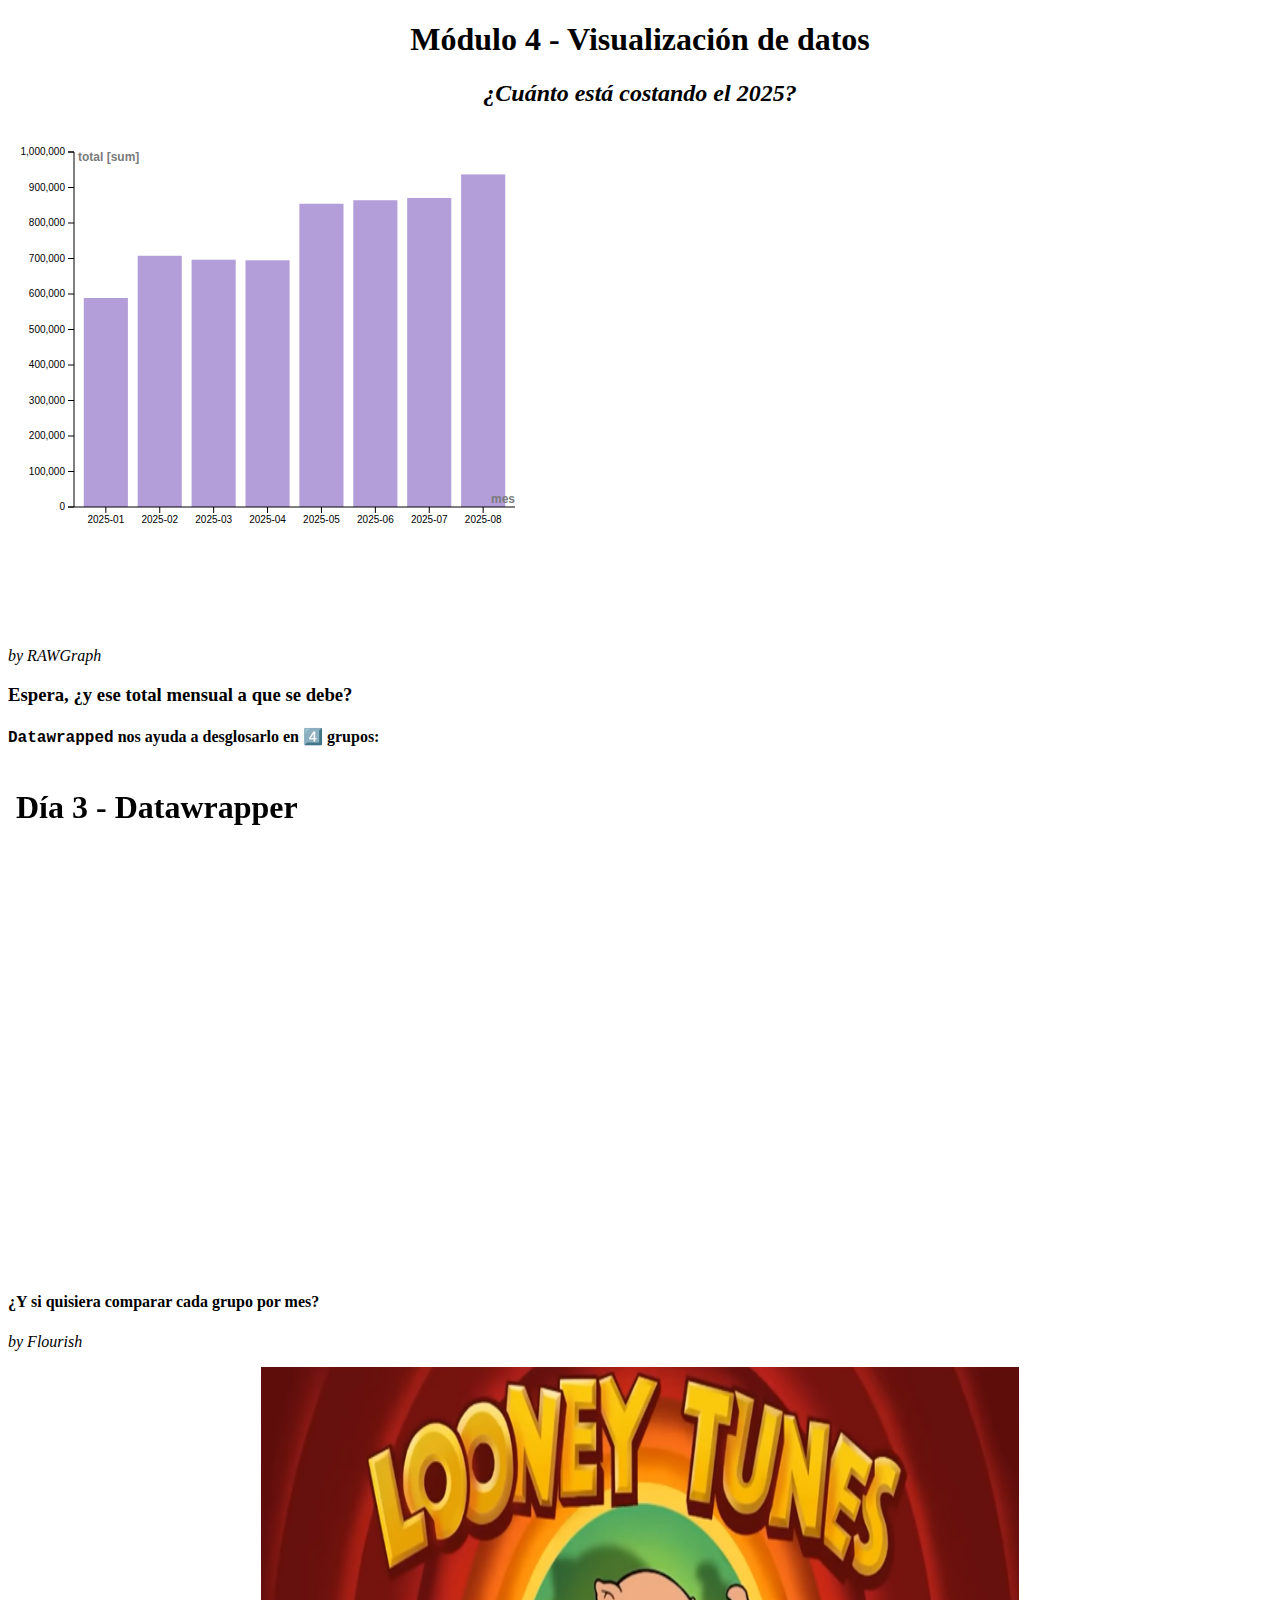
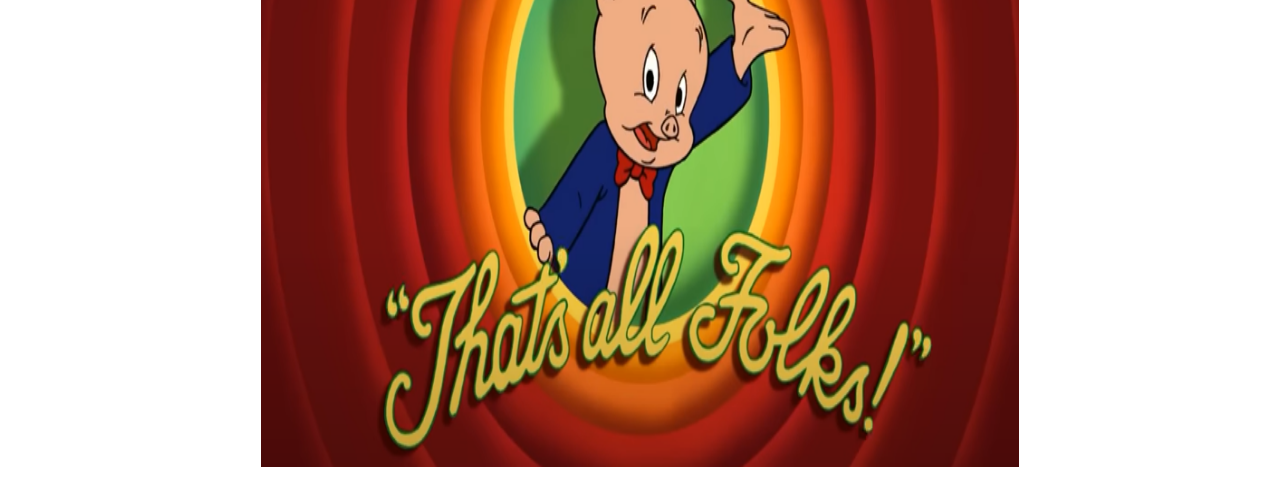
<file: index.html>
<!DOCTYPE html>
<html lang="es">
<head>
  <meta charset="utf-8">
  <meta name="viewport" content="width=device-width, initial-scale=1">
  <title>Evolutivo mód. 4</title>
</head>
<body>
  <div style="text-align: center;"><h1>Módulo 4 - <span style="cursiva;">Visualización de datos</h1></div>
  <div style="text-align: center;"><h2><i>¿Cuánto está costando el 2025?</i></h2></div>
    <div style="text-align: center;"><object data="https://crached.github.io/infovis/gastos_total.svg" type="image/svg+xml" width="100%" height="500px"></object></div>
    <p><i>by RAWGraph</i></p>
  
  <h3>Espera, ¿y ese total mensual a que se debe?</h3>
  <h4><span style="font-family: comic sans, monospace;">Datawrapped</span> nos ayuda a desglosarlo en 4️⃣ grupos:</h4>
  <iframe src="https://crached.github.io/infovis/datawrapper.html" width="100%" height="500px" frameborder="0"></iframe>
  
  <h4>¿Y si quisiera comparar cada grupo por mes?</h4>
  <div class="flourish-embed flourish-pictogram" data-src="visualisation/24708003">
    <script src="https://public.flourish.studio/resources/embed.js"></script></div>
  <p><i>by Flourish</i></p>

  <div style="text-align: center;"><img src="https://crached.github.io/infovis/thatsall.png" alt="Imagen" width="60%" height="700px"></div>
</body>
</html>
</file>
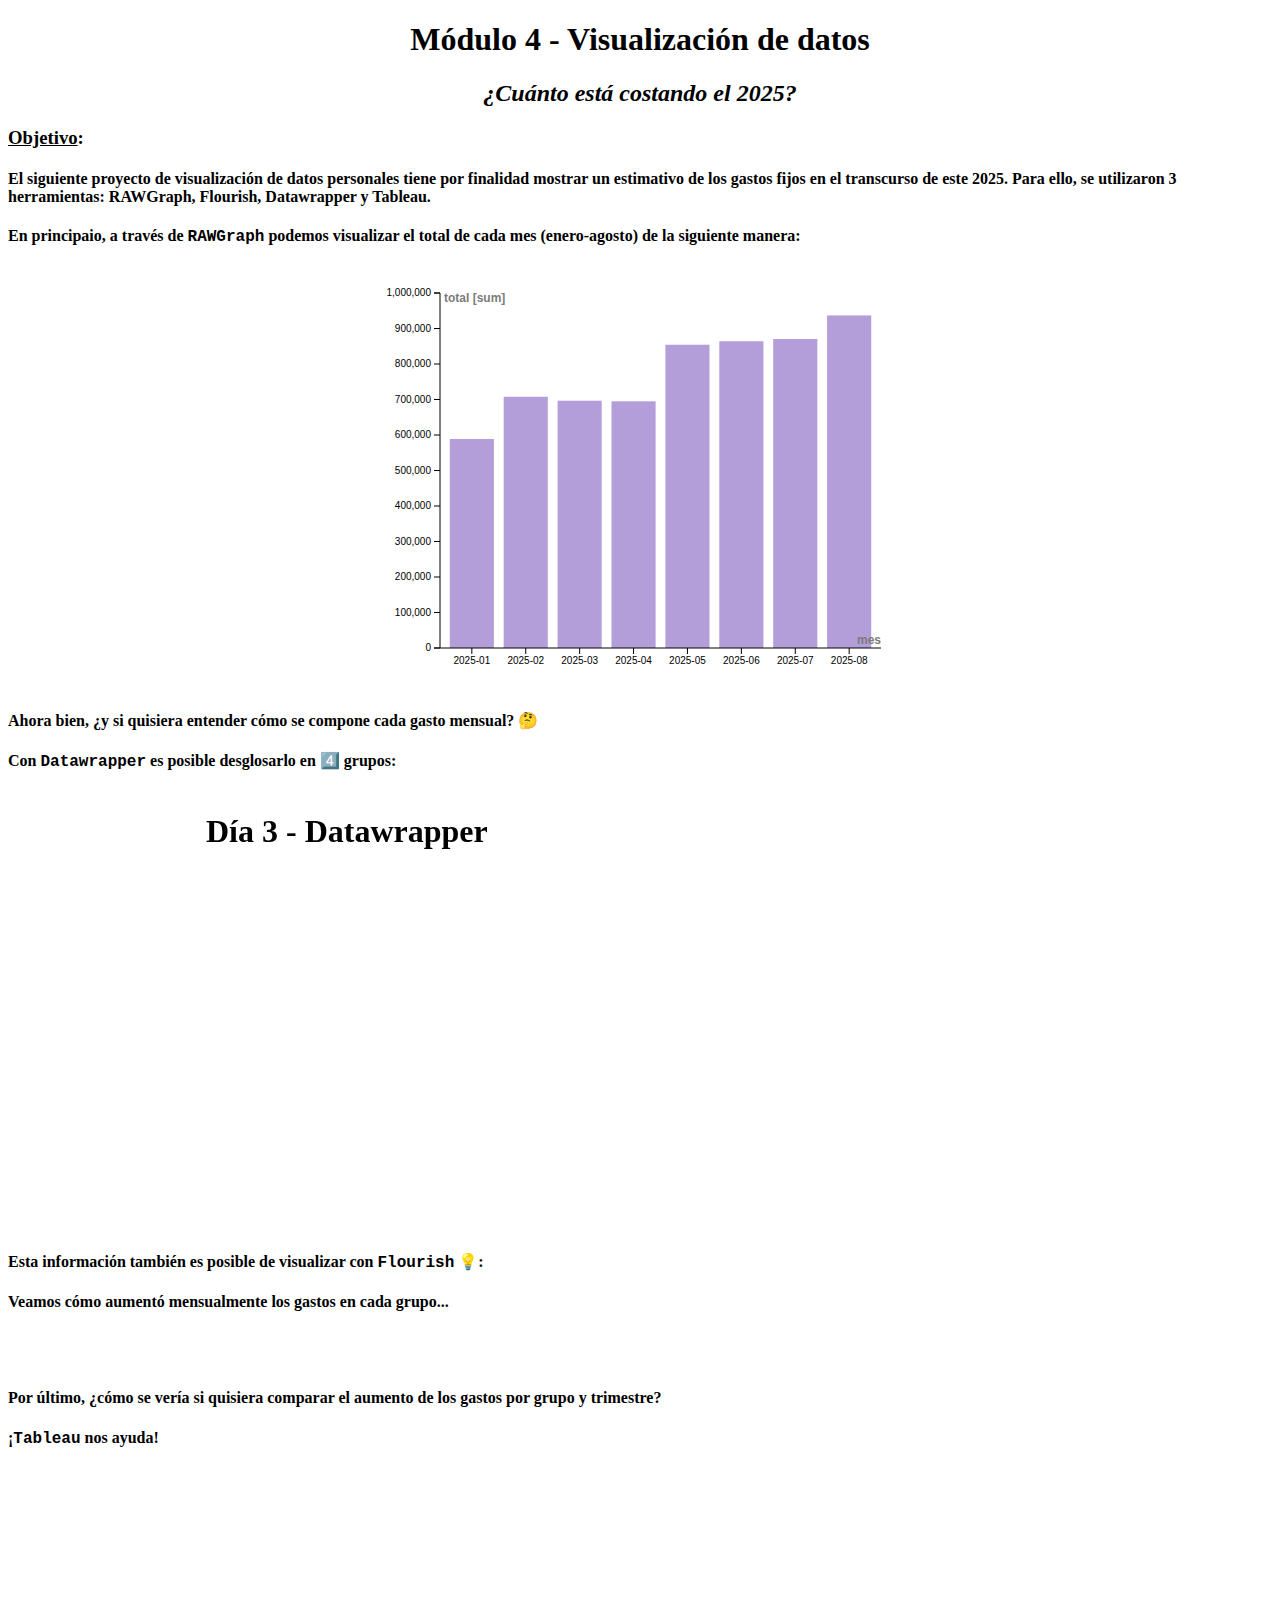
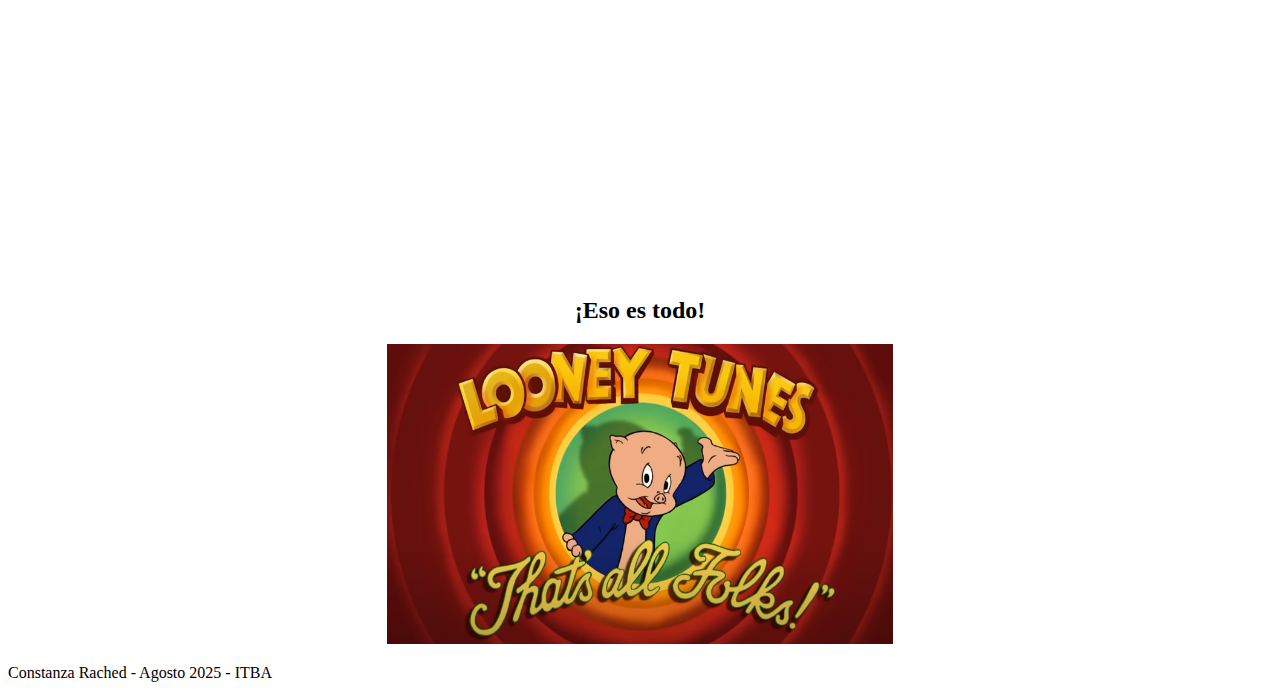
<file: nuevo.html>
<!DOCTYPE html>
<html lang="es">
<head>
  <title>Evolutivo mód. 4</title>
</head>
<body>
  <div style="text-align: center;"><h1>Módulo 4 - <span style="cursiva;">Visualización de datos</h1></div>
  <div style="text-align: center;"><h2><i>¿Cuánto está costando el 2025?</i></h2></div>
  <h3><u>Objetivo</u>:</h3>
  <h4>El siguiente proyecto de visualización de datos personales tiene por finalidad mostrar un estimativo de los gastos fijos en el transcurso de este 2025.
    Para ello, se utilizaron 3 herramientas: RAWGraph, Flourish, Datawrapper y Tableau.</h4>
  <h4>En principaio, a través de <span style="font-family: comic sans, monospace;">RAWGraph</span> podemos visualizar el total de cada mes (enero-agosto) de la siguiente manera:</h4>
  <div style="text-align: center;"><object data="gastos_total.svg" type="image/svg+xml"></object></div>

  <br>
  
  <h4>Ahora bien, ¿y si quisiera entender cómo se compone cada gasto mensual? 🤔</h4>
  <h4>Con <span style="font-family: comic sans, monospace;">Datawrapper</span> es posible desglosarlo en 4️⃣ grupos:</h4>
  <div style="text-align: center;"><iframe src="https://crached.github.io/infovis/datawrapper.html" width="70%" height="400px" frameborder="0"></iframe></div>
  <p></p>

  <br>
  
  <h4>Esta información también es posible de visualizar con <span style="font-family: comic sans, monospace;">Flourish</span> 💡:</h4>
  <h4>Veamos cómo aumentó mensualmente los gastos en cada grupo...</h4>
  
  <br>
  
<div class="flourish-embed flourish-pictogram" data-src="visualisation/24708003" style="max-width: 800px; margin: auto; transform: scale(0.9); transform-origin: top;">
  <script src="https://public.flourish.studio/resources/embed.js"></script></div>
 
  <br>
  <h4>Por último, ¿cómo se vería si quisiera comparar el aumento de los gastos por grupo y trimestre?</h4>
  <h4>¡<span style="font-family: comic sans, monospace;">Tableau</span> nos ayuda!</h4>

    <div style="text-align: center;"><iframe src="https://crached.github.io/infovis/gastos_tableau.html" width="70%" height="370px" frameborder="0"></iframe></div>
  <p></p> 

  <br>
  <div style="text-align: center;"><h2>¡Eso es todo!</h2></div>
  <div style="text-align: center;">
    <img src="https://crached.github.io/infovis/thatsall.png" alt="Imagen" width="40%" height="300px">
</div>
    <footer>
    <p>Constanza Rached - Agosto 2025 - ITBA</p>
  </footer>

</body>
</html>
</file>
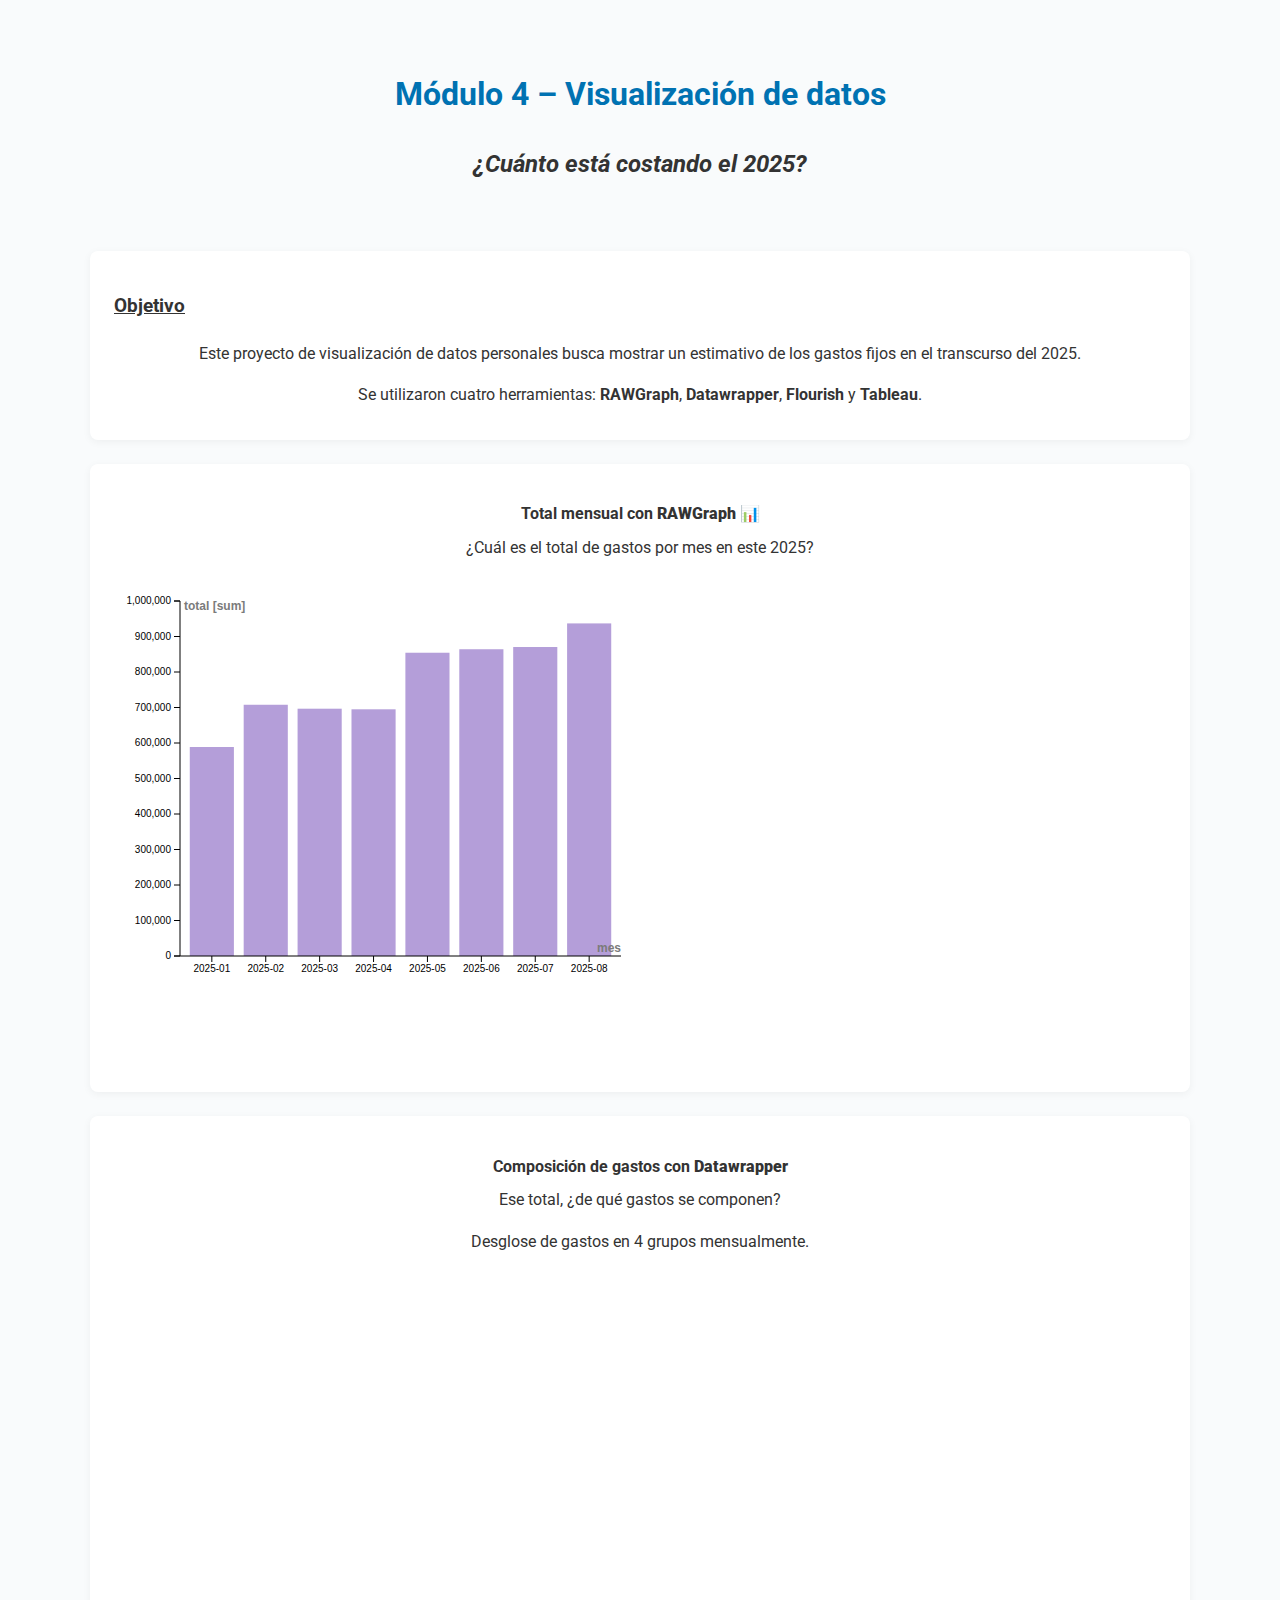
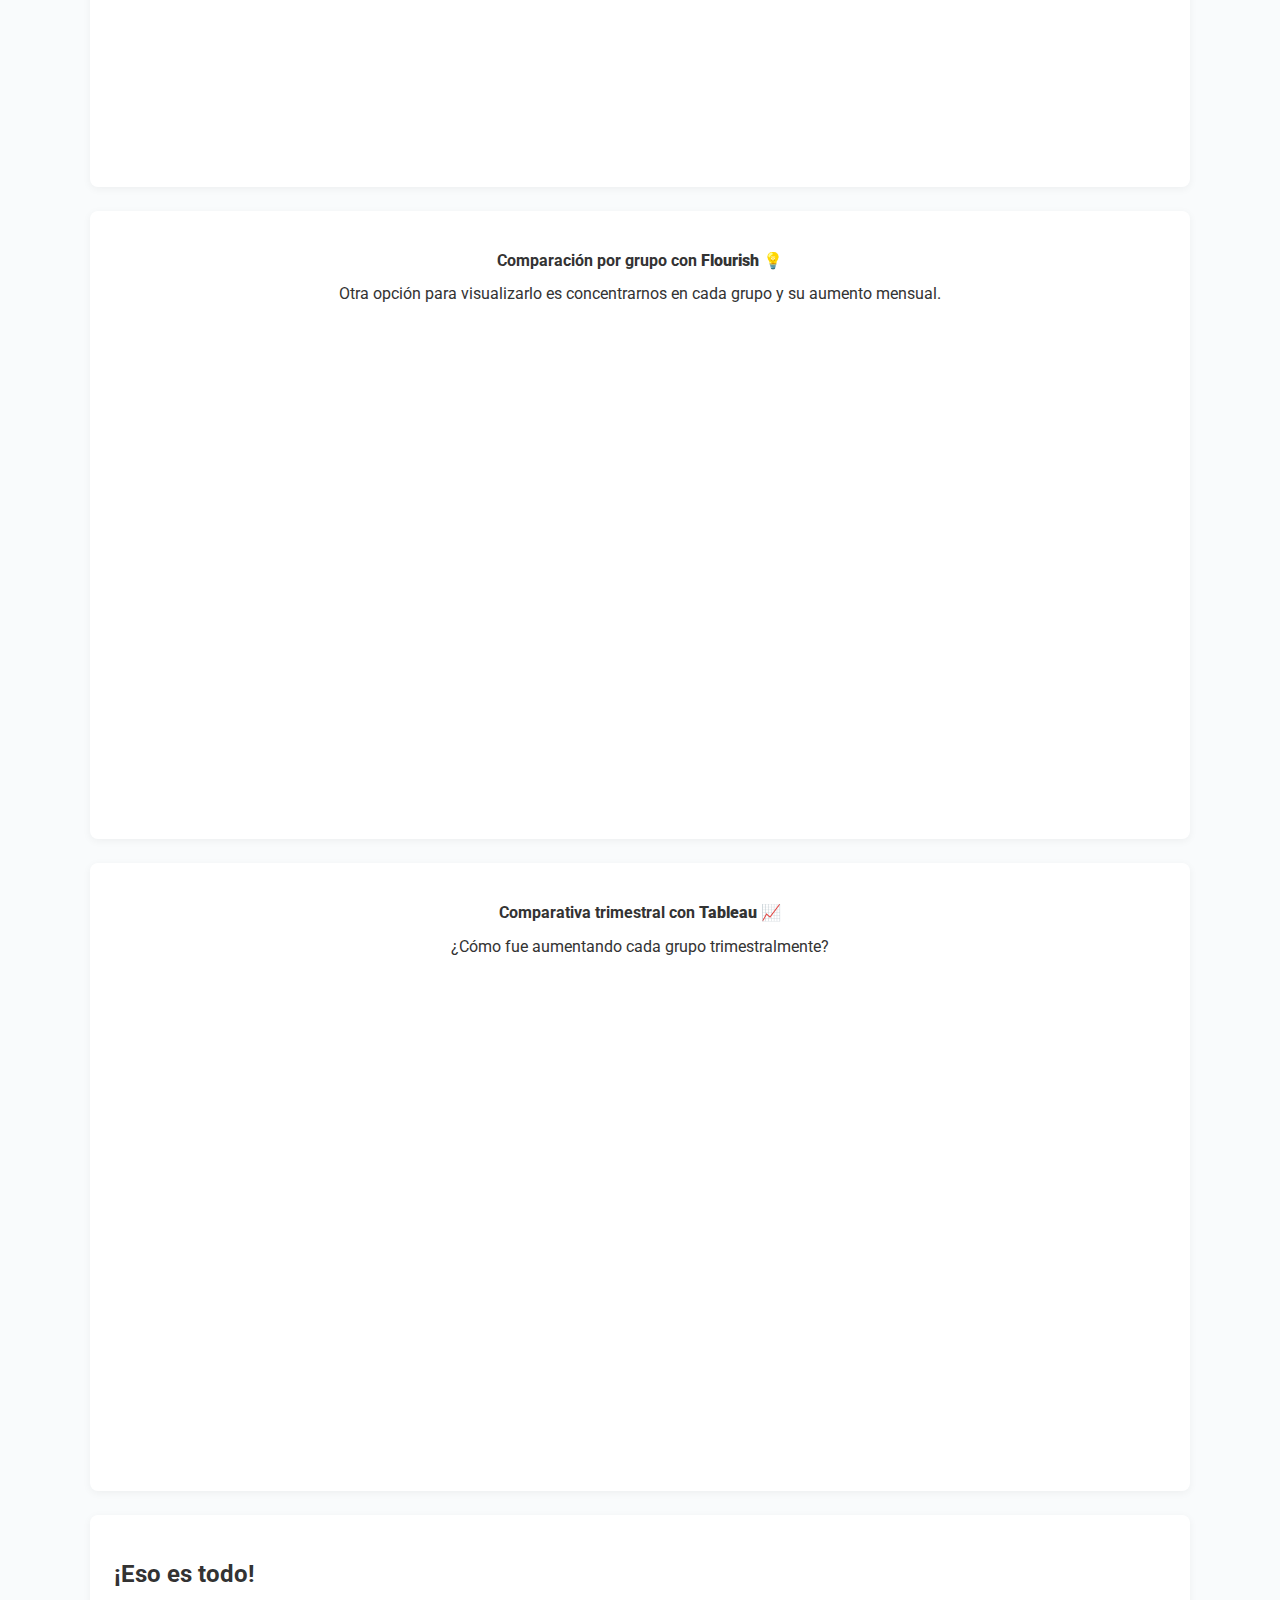
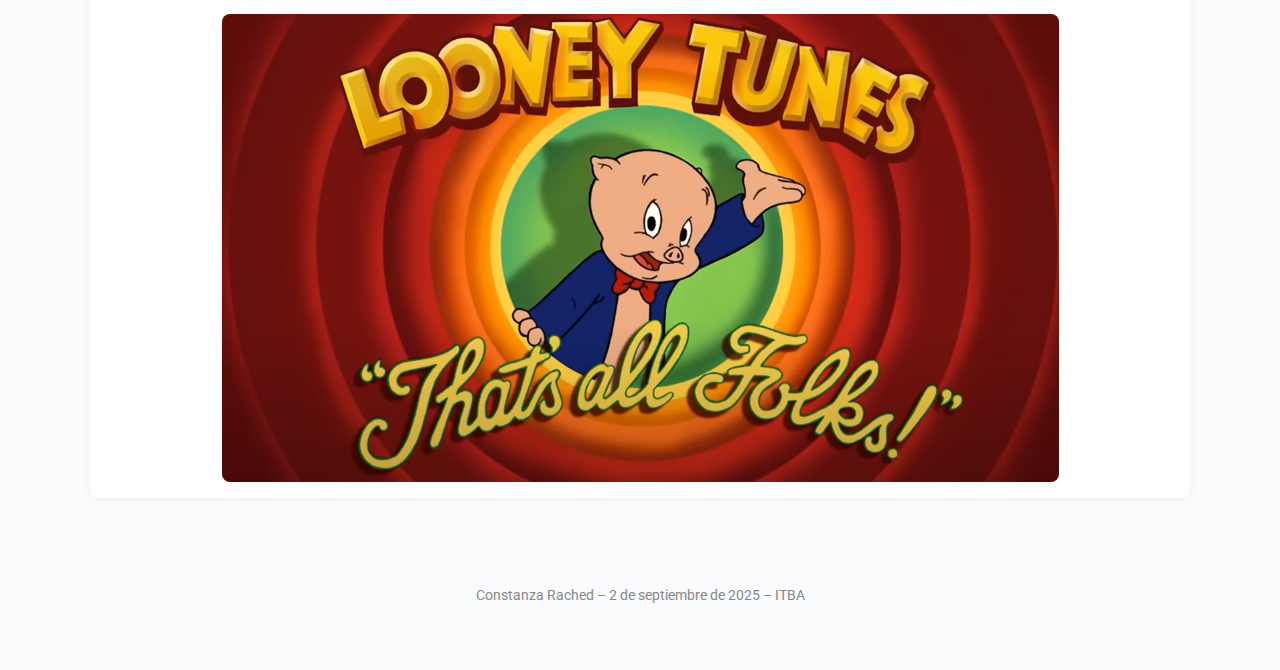
<file: prueba2.html>
<!DOCTYPE html>
<html lang="es">
<head>
  <meta charset="utf-8" />
  <meta name="viewport" content="width=device-width, initial-scale=1" />
  <title>Módulo 4 – Visualización de datos</title>
  <link href="https://fonts.googleapis.com/css2?family=Roboto:wght@400;700&display=swap" rel="stylesheet" />

<!DOCTYPE html>
<html lang="es">
<head>
  <meta charset="utf-8" />
  <meta name="viewport" content="width=device-width, initial-scale=1" />
  <title>Módulo 4 – Visualización de datos</title>
  <link href="https://fonts.googleapis.com/css2?family=Roboto:wght@400;700&display=swap" rel="stylesheet" />

  <style>
    :root {
      --primary-color: #0072B2;
      --background-color: #f9fbfc;
      --card-bg: #ffffff;
      --text-color: #333333;
    }

    body {
      font-family: 'Roboto', sans-serif;
      margin: 0;
      padding: 1.5rem 1rem;
      background-color: var(--background-color);
      color: var(--text-color);
      line-height: 1.6;
    }

    header, footer {
      text-align: center;
      padding: 1.5rem 1rem;
    }

    h1 {
      font-size: 2rem;
      color: var(--primary-color);
    }

    h2 {
      font-size: 1.5rem;
      margin-top: 1.5rem;
    }

    h3 {
      font-size: 1.2rem;
      margin-top: 1.5rem;
    }

    .content {
      max-width: 1100px;
      margin: 0 auto;
      padding: 0 1rem;
    }

    .section {
      background-color: var(--card-bg);
      border-radius: 8px;
      padding: 1rem 1.5rem;
      margin: 1.5rem 0;
      box-shadow: 0 2px 8px rgba(0,0,0,0.05);
    }

    .section h4 {
      text-align: center;
      margin-bottom: 0.5rem;
    }

    .section p {
      text-align: center;
      margin: 0.3rem 0 1rem;
    }

    object, iframe, .flourish-embed {
      display: block;
      margin: 0 auto;
      max-width: 100%;
      width: 100%;
      height: 500px;
      border: none;
      border-radius: 8px;
    }

    .flourish-embed {
      position: relative;
      overflow: hidden;
    }

    img {
      max-width: 100%;
      height: auto;
      border-radius: 8px;
      margin: 1rem auto 0;
      display: block;
    }

    footer {
      font-size: 0.9rem;
      color: #888;
      margin-top: 3rem;
    }
  </style>
</head>

<body>
  <header>
    <h1>Módulo 4 – Visualización de datos</h1>
    <h2><em>¿Cuánto está costando el 2025?</em></h2>
  </header>

  <main class="content">
    <section class="section">
      <h3><u>Objetivo</u></h3>
      <p>Este proyecto de visualización de datos personales busca mostrar un estimativo de los gastos fijos en el transcurso del 2025.</p>
      <p>Se utilizaron cuatro herramientas: <strong>RAWGraph</strong>, <strong>Datawrapper</strong>, <strong>Flourish</strong> y <strong>Tableau</strong>.</p>
    </section>

    <section class="section">
      <h4>Total mensual con <strong>RAWGraph</strong> 📊</h4>
      <p>¿Cuál es el total de gastos por mes en este 2025?</p>
      <object data="gastos_total.svg" type="image/svg+xml"></object>
    </section>

    <section class="section">
      <h4>Composición de gastos con <strong>Datawrapper</strong></h4>
      <p>Ese total, ¿de qué gastos se componen?</p>
      <p>Desglose de gastos en 4 grupos mensualmente.</p>
<div style="text-align: center;">
  <iframe 
    src="https://crached.github.io/infovis/datawrapper.html" 
    width="100%" 
    height="600px" 
    frameborder="0" 
    style="overflow: hidden; border: none;">
  </iframe>
</div>    </section>

    <section class="section">
      <h4>Comparación por grupo con <strong>Flourish</strong> 💡</h4>
      <p>Otra opción para visualizarlo es concentrarnos en cada grupo y su aumento mensual.</p>
      <div class="flourish-embed flourish-pictogram" data-src="visualisation/24708003"></div>
      <script src="https://public.flourish.studio/visualisation/24708003/"></script>
    </section>

  <section class="section">
    <h4>Comparativa trimestral con <strong>Tableau</strong> 📈</h4>
    <p>¿Cómo fue aumentando cada grupo trimestralmente?</p>
    <div class="large-iframe-container">
      <iframe src="https://crached.github.io/infovis/gastos_tableau.html" title="Gráfico Tableau"></iframe>
    </div>
  </section>

    <section class="section">
      <h2>¡Eso es todo!</h2>
      <img src="https://crached.github.io/infovis/thatsall.png" alt="¡Eso es todo!">
    </section>
  </main>

  <footer>
    <p>Constanza Rached – 2 de septiembre de 2025 – ITBA</p>
  </footer>
</body>
</html>

  <script src="https://public.flourish.studio/resources/embed.js"></script>
</file>
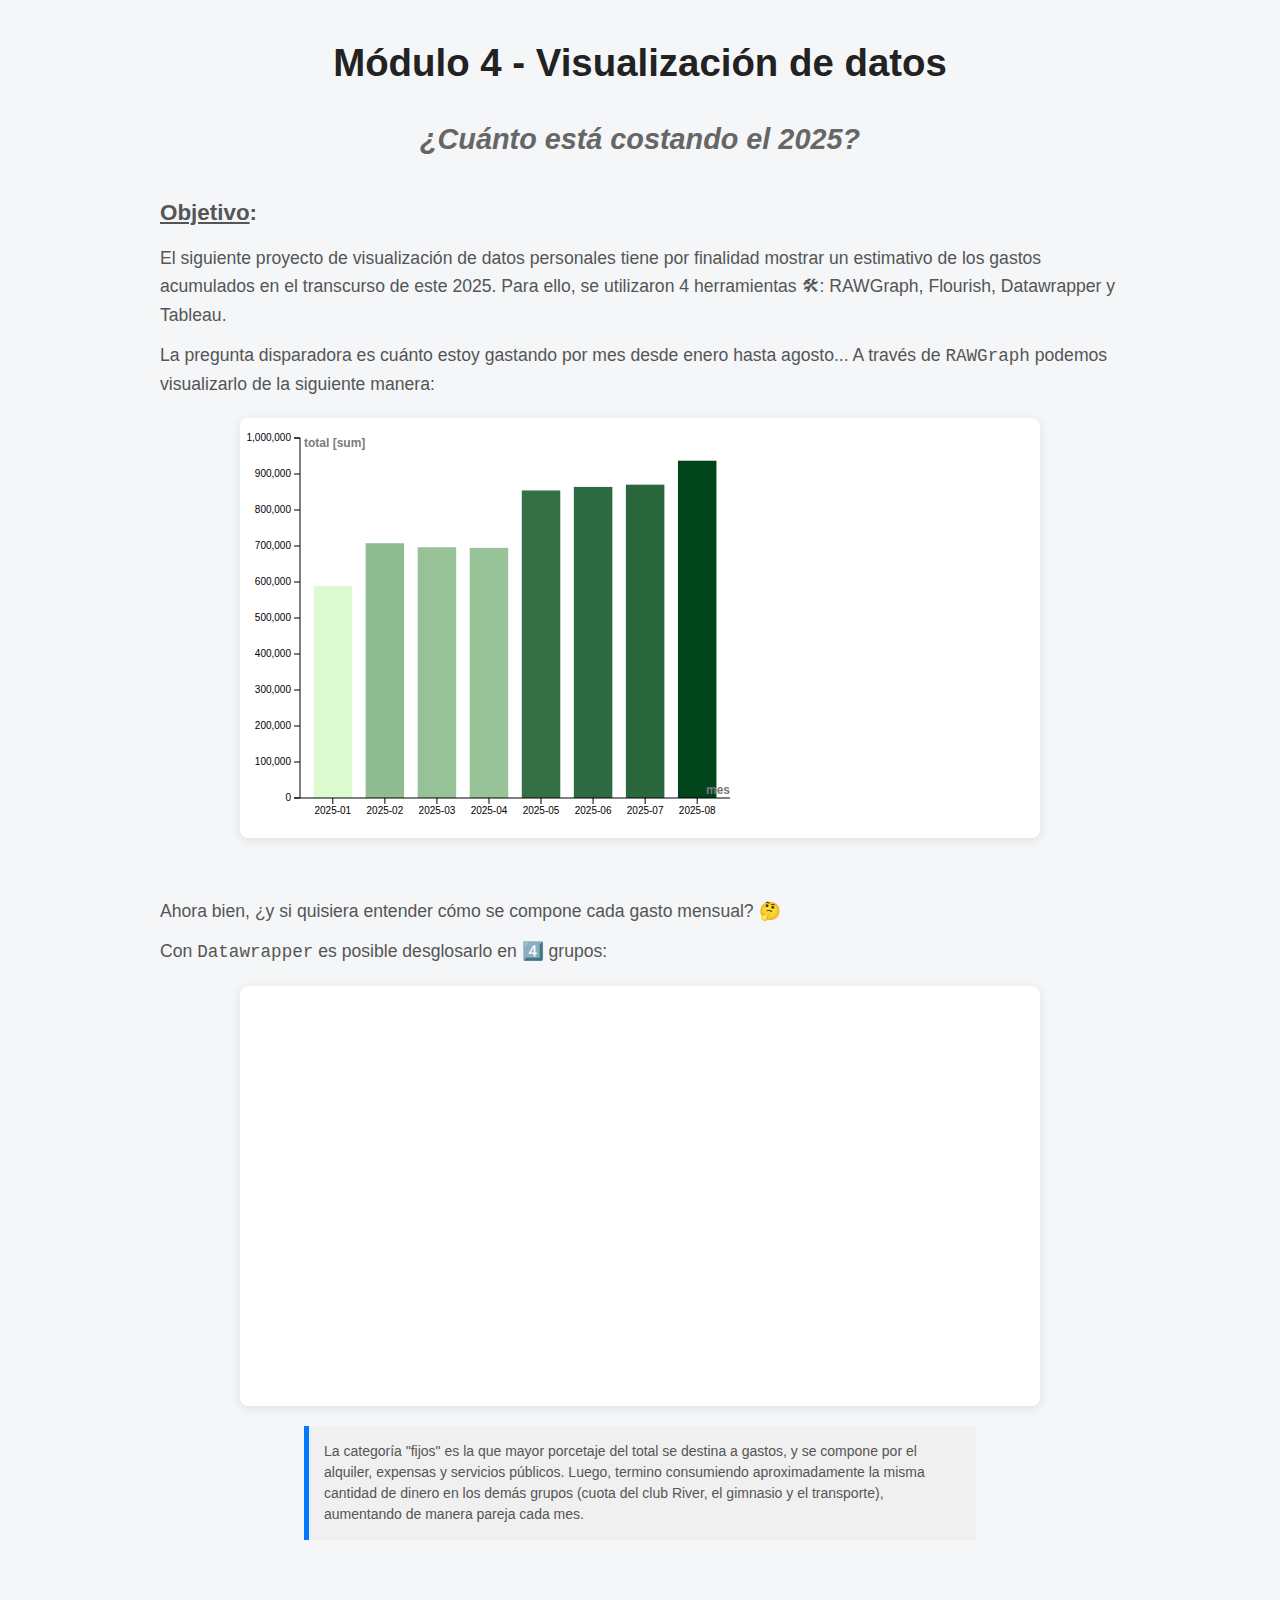
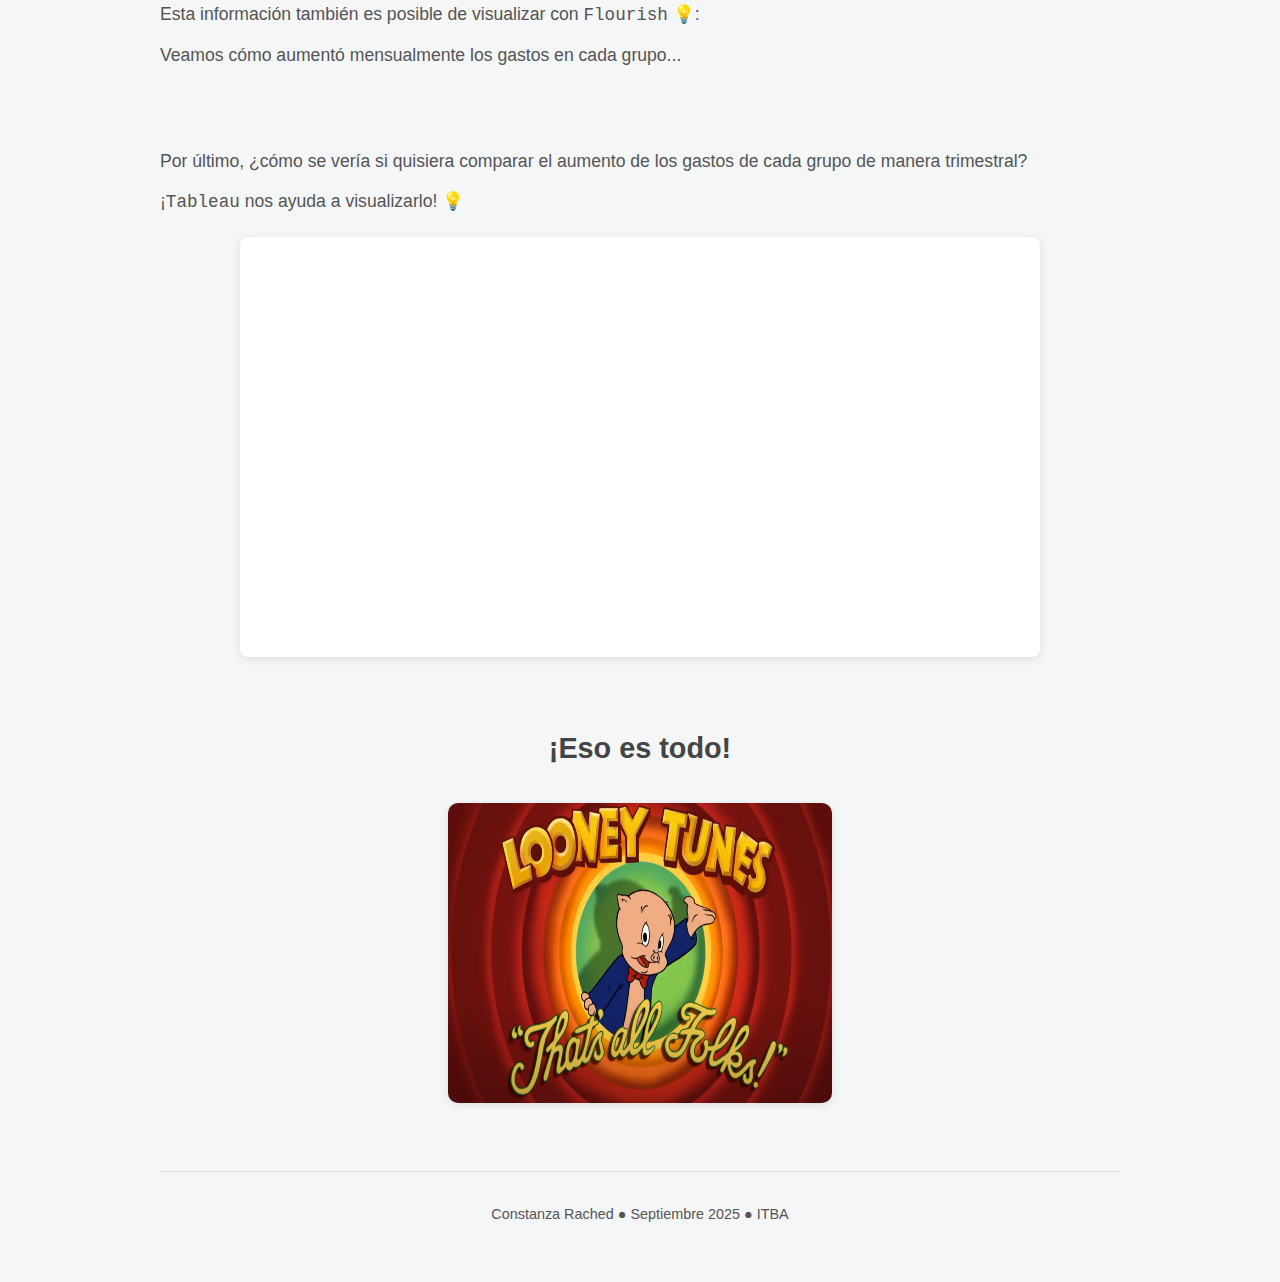
<file: tprached.html>
<!DOCTYPE html>
<html lang="es">
<head>
  <link rel="stylesheet" href="style.css">
  <meta charset="utf-8">
  <meta name="viewport" content="width=device-width, initial-scale=1">
  <link rel="stylesheet" href="style.css">
  <title>TP Individual Rached - Módulo 4</title>
</head>
<body>
  <div style="text-align: center;"><h1>Módulo 4 - <span style="cursiva;">Visualización de datos</h1></div>
  <div style="text-align: center;"><h2><i>¿Cuánto está costando el 2025?</i></h2></div>
  <h3><u>Objetivo</u>:</h3>
  <h4>El siguiente proyecto de visualización de datos personales tiene por finalidad mostrar un estimativo de los gastos acumulados en el transcurso de este 2025.
    Para ello, se utilizaron 4 herramientas 🛠: RAWGraph, Flourish, Datawrapper y Tableau.</h4>
  <h4>La pregunta disparadora es cuánto estoy gastando por mes desde enero hasta agosto...
    A través de <span style="font-family: comic sans, monospace;">RAWGraph</span> podemos visualizarlo de la siguiente manera:</h4>
  <div style="text-align: center;"><object data="gastos_totales_mes.svg" type="image/svg+xml"></object></div>

  <br>
  
  <h4>Ahora bien, ¿y si quisiera entender cómo se compone cada gasto mensual? 🤔</h4>
  <h4>Con <span style="font-family: comic sans, monospace;">Datawrapper</span> es posible desglosarlo en 4️⃣ grupos:</h4>
  <div style="text-align: center;"><iframe src="https://crached.github.io/infovis/datawrapper.html" width="70%" height="400px" frameborder="0"></iframe></div>
<div style="background-color: #f0f0f0; border-left: 5px solid #007BFF; padding: 15px; margin: 20px auto; width: 70%; font-size: 14px; line-height: 1.5;">
  <p style="margin: 0;">
    La categoría "fijos" es la que mayor porcetaje del total se destina a gastos, y se compone por el alquiler, expensas y servicios públicos.
    Luego, termino consumiendo aproximadamente la misma cantidad de dinero en los demás grupos (cuota del club River, el gimnasio y el transporte), aumentando de manera pareja cada mes.
  </p>
</div>

  <br>
  
  <h4>Esta información también es posible de visualizar con <span style="font-family: comic sans, monospace;">Flourish</span> 💡:</h4>
  <h4>Veamos cómo aumentó mensualmente los gastos en cada grupo...</h4>
  
  <br>
  
<div class="flourish-embed flourish-pictogram" data-src="visualisation/24708003" style="max-width: p800px; margin: auto; transform: scale(0.9); transform-origin: top;">
  <script src="https://public.flourish.studio/resources/embed.js"></script></div>
 
  <br>
  <h4>Por último, ¿cómo se vería si quisiera comparar el aumento de los gastos de cada grupo de manera trimestral?</h4>
  <h4>¡<span style="font-family: comic sans, monospace;">Tableau</span> nos ayuda a visualizarlo! 💡 </h4>

    <div style="text-align: center;"><iframe src="https://crached.github.io/infovis/gastos_tableau.html" width="70%" height="370px" frameborder="0"></iframe></div>
  <p></p> 

  <br>
  <div style="text-align: center;"><h2>¡Eso es todo!</h2></div>
  <div style="text-align: center;">
    <img src="https://crached.github.io/infovis/thatsall.png" alt="Imagen" width="40%" height="300px">
</div>
    <footer>
    <p>Constanza Rached ● Septiembre 2025 ● ITBA</p>
  </footer>

</body>
</html>
</file>
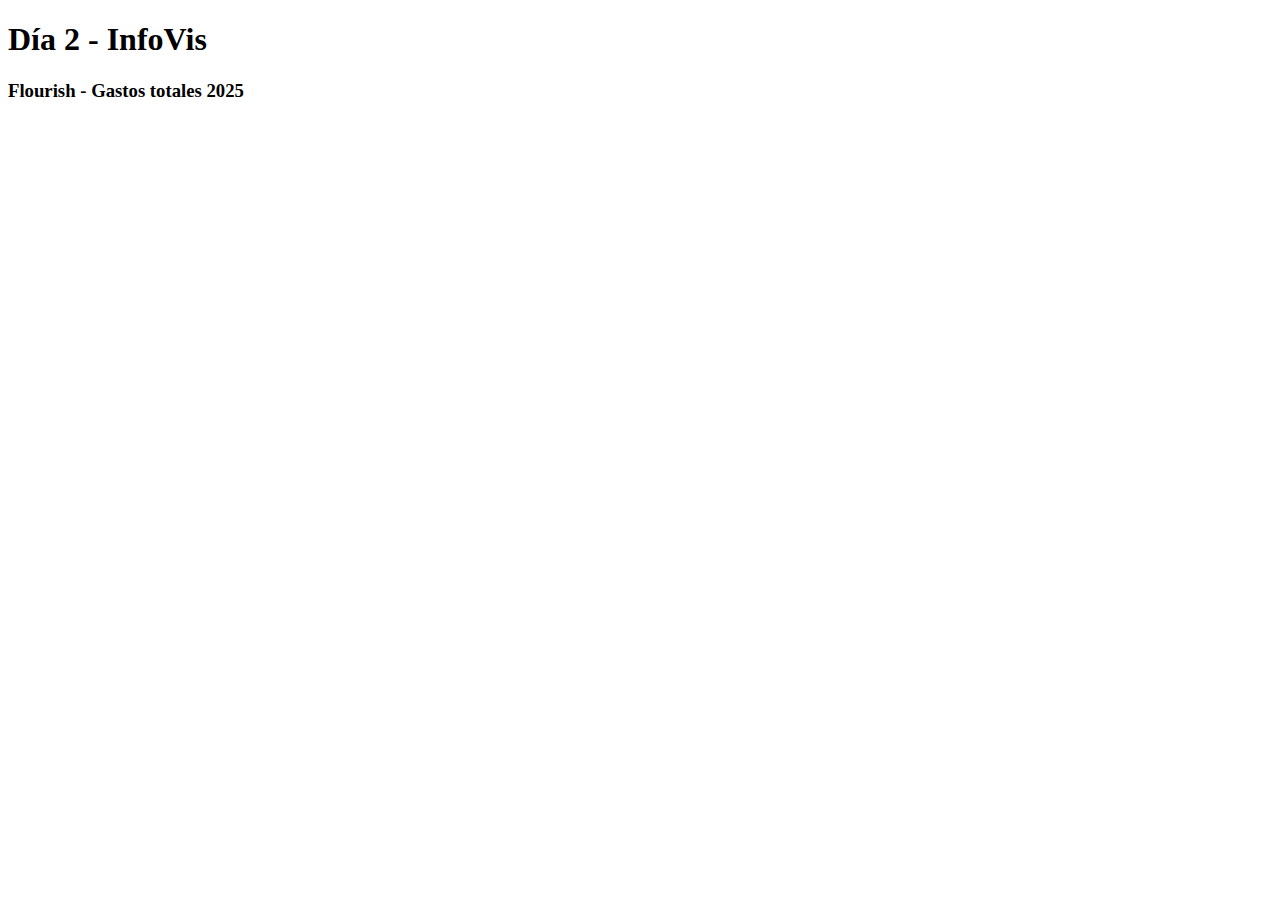
<file: fluorish/gastos2025.html>
<!DOCTYPE html>
<html>
<head>
  <meta charset="utf-8">
  <meta name="viewport" content="width=device-width">
  <title>JS Bin</title>
</head>
<body>
  <h1>Día 2 - InfoVis<h1>
  <h3>Flourish - Gastos totales 2025<h3>
  <div class="flourish-embed flourish-hierarchy" data-src="visualisation/24688419">
    <script src="https://public.flourish.studio/resources/embed.js">
    </script><noscript><img src="https://public.flourish.studio/visualisation/24688419/thumbnail" width="100%" alt="hierarchy visualization" /></noscript></div>
</body>
</html>
</file>
<file: style.css>
/* Reset básico */
* {
  margin: 0;
  padding: 0;
  box-sizing: border-box;
}

body {
  font-family: 'Segoe UI', sans-serif;
  background-color: #f4f6f8;
  color: #333;
  line-height: 1.7;
  padding: 30px 20px;
  max-width: 1000px;
  margin: auto;
}

/* Encabezado */
header {
  text-align: center;
  margin-bottom: 40px;
}

h1 {
  font-size: 2.4rem;
  color: #222;
}

h2 {
  font-size: 1.8rem;
  color: #444;
  margin: 20px 0 10px;
}

h3 {
  font-size: 1.4rem;
  margin-top: 30px;
  color: #555;
}

h4 {
  font-size: 1.1rem;
  font-weight: normal;
  margin: 12px 0;
  color: #555;
  line-height: 1.6;
}

p {
  margin: 10px 0;
  color: #555;
}

u {
  text-decoration: underline;
}

i {
  color: #666;
}

/* Enlaces y fuente alternativa */
span.code-font {
  font-family: 'Courier New', Courier, monospace;
  background-color: #eaeaea;
  padding: 2px 6px;
  border-radius: 4px;
  color: #333;
}

/* Centrado */
.center {
  text-align: center;
}

/* Gráficos responsivos */
iframe, object {
  width: 100%;
  max-width: 800px;
  height: 420px;
  border: none;
  margin: 20px auto;
  display: block;
  box-shadow: 0 2px 10px rgba(0,0,0,0.1);
  border-radius: 8px;
  background-color: white;
}

/* Flourish embed specific tweaks */
.flourish-embed {
  margin-top: 30px;
  max-width: 900px;
  margin-left: auto;
  margin-right: auto;
}

/* Imagen final */
img {
  margin-top: 20px;
  border-radius: 10px;
  box-shadow: 0 2px 8px rgba(0,0,0,0.1);
}

/* Footer */
footer {
  text-align: center;
  margin-top: 60px;
  font-size: 0.9rem;
  color: #999;
  padding: 20px 0;
  border-top: 1px solid #ddd;
}
</file>
